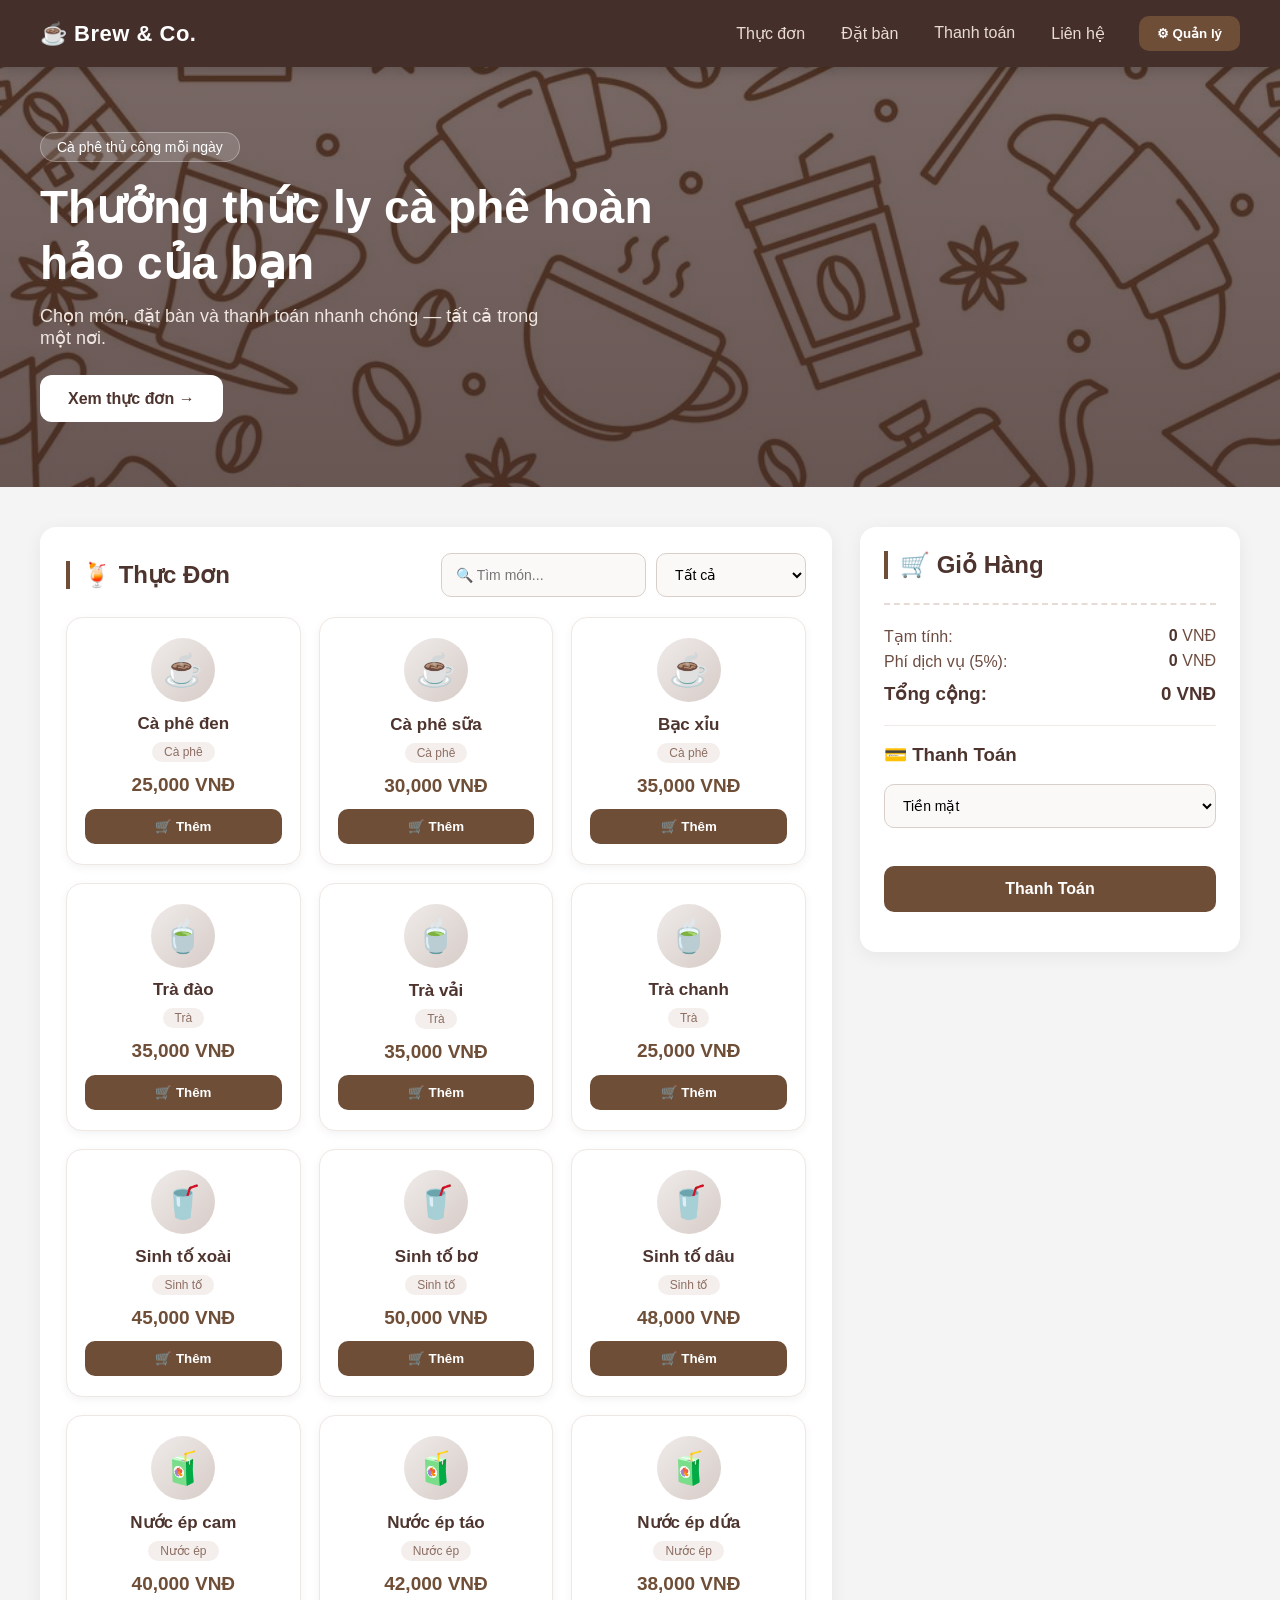
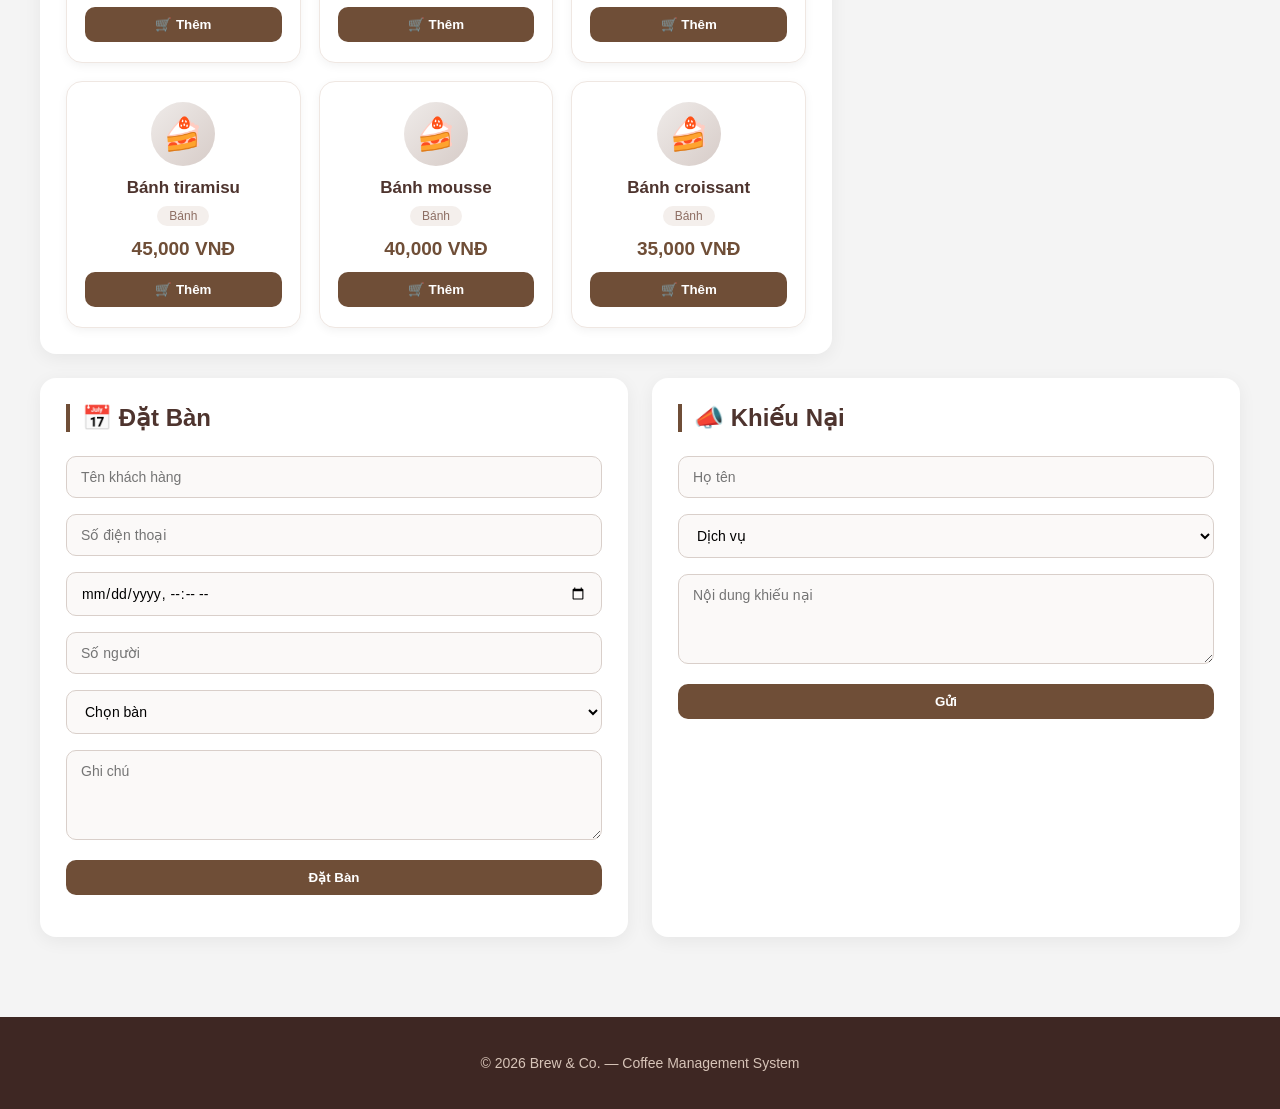
<file: index.html>
<!DOCTYPE html>
<html lang="vi">
<head>
    <meta charset="UTF-8">
    <meta name="viewport" content="width=device-width, initial-scale=1.0">
    <title>Brew & Co. — Cà phê & Đồ uống</title>
    <link rel="stylesheet" href="style.css">
</head>
<body>

<!-- NAVBAR -->
<header class="navbar">
    <div class="nav-inner">

        <div class="brand">☕ Brew &amp; Co.</div>

        <nav class="nav-links">
            <a href="#menu-section">Thực đơn</a>
            <a href="#booking-section">Đặt bàn</a>
            <a href="#payment-section">Thanh toán</a>
            <a href="#complaint-section">Liên hệ</a>
        </nav>

        <button id="adminBtn" onclick="window.location.href='admin.html'">
            ⚙ Quản lý
        </button>

    </div>
</header>

<!-- HERO -->
<section class="hero">
    <div class="hero-content">
        <span class="hero-tag">Cà phê thủ công mỗi ngày</span>
        <h1>Thưởng thức ly cà phê hoàn hảo của bạn</h1>
        <p>Chọn món, đặt bàn và thanh toán nhanh chóng — tất cả trong một nơi.</p>
        <a href="#menu-section" class="hero-btn">Xem thực đơn →</a>
    </div>
</section>

<!-- MAIN -->
<main class="container">

    <div class="shop-layout">

        <!-- MENU -->
        <section id="menu-section" class="menu-panel">

            <div class="panel-head">
                <h2>🍹 Thực Đơn</h2>

                <div class="filters">
                    <input type="text" id="search" placeholder="🔍 Tìm món...">

                    <select id="categoryFilter">
                        <option value="all">Tất cả</option>
                        <option value="Cà phê">Cà phê</option>
                        <option value="Trà">Trà</option>
                        <option value="Sinh tố">Sinh tố</option>
                        <option value="Nước ép">Nước ép</option>
                        <option value="Bánh">Bánh</option>
                    </select>
                </div>
            </div>

            <div id="menu"></div>

        </section>

        <!-- GIỎ HÀNG + THANH TOÁN (sticky) -->
        <aside class="cart-panel">

            <h2>🛒 Giỏ Hàng</h2>

            <div id="cart"></div>

            <div class="summary">
                <p>Tạm tính: <span><span id="subtotal">0</span> VNĐ</span></p>
                <p>Phí dịch vụ (5%): <span><span id="serviceFee">0</span> VNĐ</span></p>
                <h3>Tổng cộng: <span><span id="total">0</span> VNĐ</span></h3>
            </div>

            <!-- THANH TOÁN -->
            <div id="payment-section" class="pay-block">

                <h3>💳 Thanh Toán</h3>

                <select id="paymentMethod">
                    <option>Tiền mặt</option>
                    <option>MoMo</option>
                    <option>Chuyển khoản</option>
                    <option>Thẻ ngân hàng</option>
                </select>

                <div id="paymentInfo"></div>

                <button class="pay-btn" onclick="checkout()">Thanh Toán</button>

                <p id="orderResult"></p>

            </div>

        </aside>

    </div>

    <!-- ĐẶT BÀN + KHIẾU NẠI -->
    <div class="info-grid">

        <!-- ĐẶT BÀN -->
        <section id="booking-section" class="info-card">

            <h2>📅 Đặt Bàn</h2>

            <form id="bookingForm">

                <input type="text" id="customerName"
                    placeholder="Tên khách hàng" required>

                <input type="tel" id="customerPhone"
                    placeholder="Số điện thoại" required>

                <input type="datetime-local"
                    id="bookingTime" required>

                <input type="number"
                    id="peopleCount"
                    placeholder="Số người" required>

                <select id="tableSelect" required>
                    <option value="">Chọn bàn</option>
                    <option>1</option>
                    <option>2</option>
                    <option>3</option>
                    <option>4</option>
                    <option>5</option>
                    <option>6</option>
                    <option>7</option>
                    <option>8</option>
                    <option>9</option>
                    <option>10</option>
                    <option>11</option>
                    <option>12</option>
                    <option>13</option>
                </select>

                <textarea id="note"
                    placeholder="Ghi chú"></textarea>

                <button type="submit">Đặt Bàn</button>

            </form>

            <p id="bookingMessage"></p>

        </section>

        <!-- KHIẾU NẠI -->
        <section id="complaint-section" class="info-card">

            <h2>📣 Khiếu Nại</h2>

            <form id="complaintForm">
                <input type="text" placeholder="Họ tên" required>

                <select required>
                    <option>Dịch vụ</option>
                    <option>Đồ uống</option>
                    <option>Thanh toán</option>
                    <option>Nhân viên</option>
                    <option>Đặt bàn</option>
                    <option>Khác</option>
                </select>

                <textarea placeholder="Nội dung khiếu nại"></textarea>

                <button type="submit">Gửi</button>
            </form>

            <p id="complaintMessage"></p>

        </section>

    </div>

</main>

<footer class="site-footer">
    <p>© 2026 Brew &amp; Co. — Coffee Management System</p>
</footer>

<script src="js/data.js"></script>
<script src="script.js"></script>

</body>
</html>
</file>
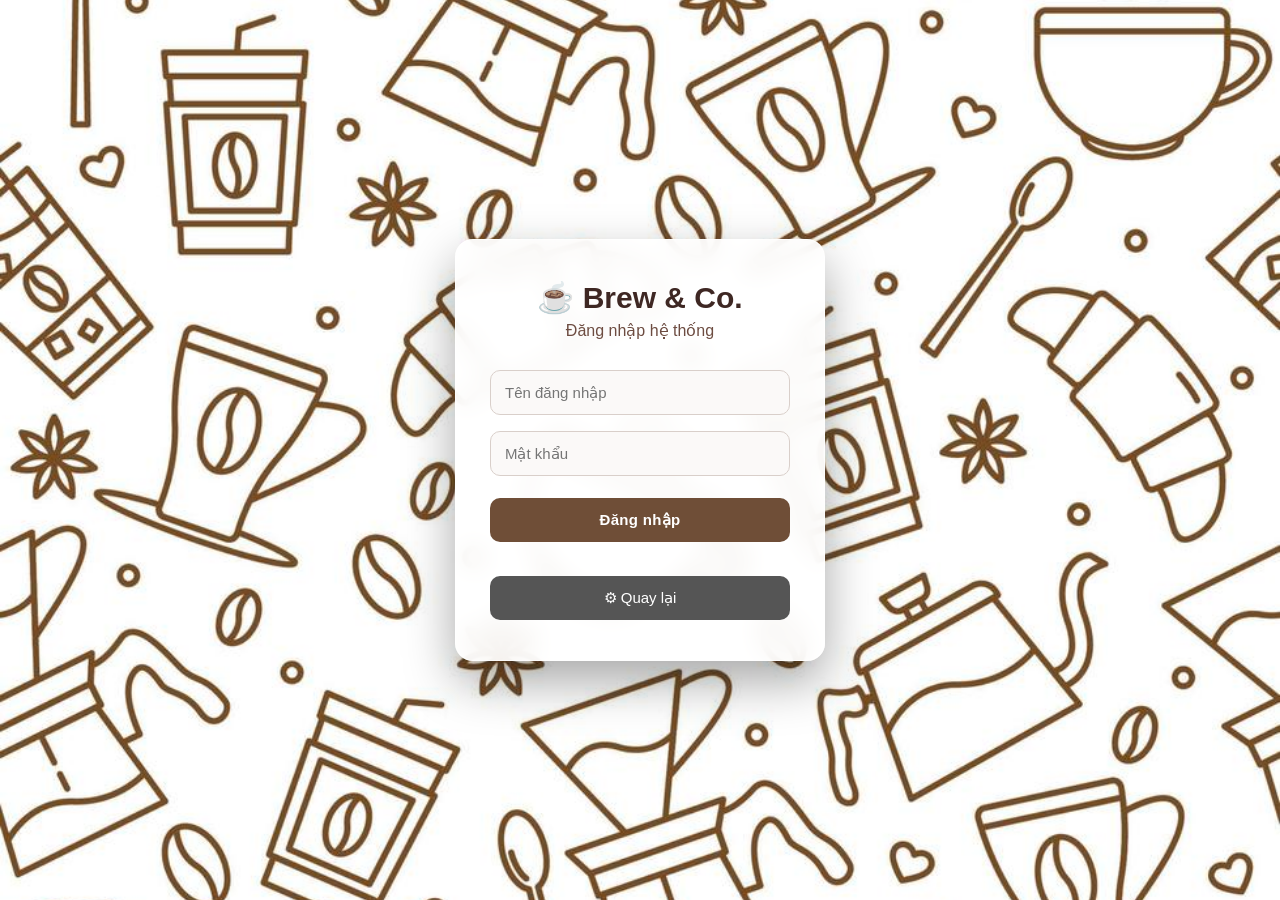
<file: admin.html>
<!doctype html>
<html lang="vi">
  <head>
    <meta charset="UTF-8" />
    <meta name="viewport" content="width=device-width, initial-scale=1.0" />
    <title>Đăng nhập quản lý quán cà phê</title>

    <style>
      * {
        margin: 0;
        padding: 0;
        box-sizing: border-box;
        font-family: 'Segoe UI', Roboto, Arial, sans-serif;
      }

      body {
        display: flex;
        justify-content: center;
        align-items: center;
        min-height: 100vh;
        padding: 20px;
        background: url('background-login.jpg') center / cover no-repeat fixed;
      }

      .login-box {
        background: rgba(255, 255, 255, 0.92);
        -webkit-backdrop-filter: blur(12px);
        backdrop-filter: blur(12px);
        padding: 40px 34px;
        width: 370px;
        max-width: 100%;
        border-radius: 18px;
        border: 1px solid rgba(255, 255, 255, 0.6);
        box-shadow: 0 20px 50px rgba(0, 0, 0, 0.35);
        animation: fadeUp 0.5s ease;
      }

      @keyframes fadeUp {
        from {
          opacity: 0;
          transform: translateY(18px);
        }
        to {
          opacity: 1;
          transform: translateY(0);
        }
      }

      .login-box h1 {
        text-align: center;
        margin-bottom: 6px;
        color: #3e2723;
        font-size: 30px;
      }

      .login-box p {
        text-align: center;
        margin-bottom: 22px;
        color: #6d4c41;
      }

      .login-box input {
        width: 100%;
        padding: 13px 14px;
        margin: 8px 0;
        border: 1px solid #d9cfca;
        border-radius: 10px;
        background: #fbf9f8;
        font-size: 15px;
        transition: 0.25s;
      }

      .login-box input:focus {
        outline: none;
        border-color: #6f4e37;
        background: #fff;
        box-shadow: 0 0 0 3px rgba(111, 78, 55, 0.15);
      }

      .login-btn {
        width: 100%;
        padding: 13px;
        border: none;
        background: #6f4e37;
        color: white;
        border-radius: 10px;
        cursor: pointer;
        margin-top: 14px;
        font-size: 15px;
        font-weight: 600;
        letter-spacing: 0.3px;
        transition: 0.25s;
      }

      .login-btn:hover {
        background: #5d4037;
        transform: translateY(-2px);
        box-shadow: 0 8px 18px rgba(62, 39, 35, 0.35);
      }

      #adminBtn {
        width: 100%;
        padding: 13px;
        margin-top: 12px;
        border: none;
        background: #555;
        color: white;
        border-radius: 10px;
        cursor: pointer;
        font-size: 15px;
        transition: 0.25s;
      }

      #adminBtn:hover {
        background: #444;
        transform: translateY(-2px);
      }

      #loginError {
        color: red;
        text-align: center;
        margin-top: 12px;
        font-weight: bold;
      }
    </style>
  </head>
  <body>
    <div class="login-container">
      <div class="login-box">
        <h1>☕ Brew & Co.</h1>
        <p>Đăng nhập hệ thống</p>

        <input type="text" id="username" placeholder="Tên đăng nhập" />

        <input type="password" id="password" placeholder="Mật khẩu" />

        <button class="login-btn" onclick="login()">Đăng nhập</button>

        <p id="loginError"></p>

        <button id="adminBtn" onclick="window.location.href = 'index.html'">⚙ Quay lại</button>
      </div>
    </div>

    <script>
      function login() {
        const username = document.getElementById('username').value.trim();

        const password = document.getElementById('password').value.trim();

        const error = document.getElementById('loginError');

        if (username === 'admin' && password === '123456') {
          error.innerHTML = '✅ Đăng nhập thành công...';

          setTimeout(() => {
            window.location.href = 'quanly.html';
          }, 1000);
        } else {
          error.innerHTML = '❌ Tài khoản hoặc mật khẩu sai!';
        }
      }

      // Enter để đăng nhập
      document.addEventListener('keydown', function (e) {
        if (e.key === 'Enter') {
          login();
        }
      });
    </script>
  </body>
</html>
</file>
<file: style.css>
*{
    box-sizing:border-box;
}

html{
    scroll-behavior:smooth;
}

body{
    font-family:'Segoe UI', Roboto, Arial, sans-serif;
    background:#f4f4f4;
    color:#3e2723;
    margin:0;
    padding-bottom:0;
}

/* ===== NAVBAR ===== */

.navbar{
    position:sticky;
    top:0;
    z-index:50;
    background:rgba(62,39,35,.96);
    -webkit-backdrop-filter:blur(8px);
    backdrop-filter:blur(8px);
    box-shadow:0 2px 14px rgba(0,0,0,.2);
}

.nav-inner{
    max-width:1500px;
    margin:0 auto;
    padding:16px 40px;
    display:flex;
    align-items:center;
    gap:20px;
}

.brand{
    font-size:22px;
    font-weight:bold;
    color:#fff;
    letter-spacing:.5px;
}

.nav-links{
    display:flex;
    gap:8px;
    margin-left:auto;
}

.nav-links a{
    color:#e9dcd4;
    text-decoration:none;
    padding:8px 14px;
    border-radius:8px;
    font-weight:500;
    transition:.2s;
}

.nav-links a:hover{
    background:rgba(255,255,255,.12);
    color:#fff;
}

#adminBtn{
    background:#6f4e37;
    color:white;
    border:none;
    padding:10px 18px;
    border-radius:10px;
    cursor:pointer;
    font-weight:600;
    transition:.25s;
}

#adminBtn:hover{
    background:#8d6e63;
    transform:translateY(-2px);
}

/* ===== HERO ===== */

.hero{
    position:relative;
    min-height:420px;
    display:flex;
    align-items:center;
    background:
        linear-gradient(rgba(62,39,35,.7), rgba(62,39,35,.78)),
        url('background-login.jpg') center / cover no-repeat;
}

.hero-content{
    max-width:1500px;
    margin:0 auto;
    padding:40px;
    width:100%;
    color:#fff;
}

.hero-tag{
    display:inline-block;
    background:rgba(255,255,255,.15);
    border:1px solid rgba(255,255,255,.3);
    padding:6px 16px;
    border-radius:30px;
    font-size:14px;
    margin-bottom:18px;
}

.hero-content h1{
    font-size:46px;
    margin:0 0 14px;
    max-width:640px;
    line-height:1.2;
}

.hero-content p{
    font-size:18px;
    max-width:520px;
    color:#f0e6e0;
    margin:0 0 26px;
}

.hero-btn{
    display:inline-block;
    background:#fff;
    color:#4e342e;
    text-decoration:none;
    padding:14px 28px;
    border-radius:12px;
    font-weight:700;
    transition:.25s;
}

.hero-btn:hover{
    transform:translateY(-3px);
    box-shadow:0 10px 24px rgba(0,0,0,.35);
}

/* ===== LAYOUT ===== */

.container{
    max-width:1500px;
    margin:0 auto;
    padding:40px;
}

.shop-layout{
    display:grid;
    grid-template-columns:1fr 380px;
    gap:28px;
    align-items:start;
}

/* ===== PANELS ===== */

.menu-panel,
.cart-panel,
.info-card{
    background:white;
    border-radius:16px;
    box-shadow:0 4px 18px rgba(0,0,0,.06);
}

.menu-panel{
    padding:26px;
}

.panel-head{
    display:flex;
    align-items:center;
    justify-content:space-between;
    gap:16px;
    flex-wrap:wrap;
    margin-bottom:20px;
}

h2{
    margin:0;
    color:#4e342e;
    border-left:4px solid #6f4e37;
    padding-left:12px;
}

.filters{
    display:flex;
    gap:10px;
    flex:1;
    justify-content:flex-end;
    flex-wrap:wrap;
}

.filters input,
.filters select{
    margin:0;
    width:auto;
    min-width:150px;
}

/* ===== MENU GRID ===== */

#menu{
    display:grid;
    grid-template-columns:repeat(auto-fill,minmax(200px,1fr));
    gap:18px;
}

.card{
    border:1px solid #efe7e2;
    padding:20px 18px;
    border-radius:16px;
    background:#fff;
    box-shadow:0 3px 10px rgba(0,0,0,.05);
    transition:.25s;
    text-align:center;
    display:flex;
    flex-direction:column;
    align-items:center;
    gap:8px;
}

.card:hover{
    transform:translateY(-6px);
    box-shadow:0 14px 30px rgba(0,0,0,.14);
    border-color:#d7c4b8;
}

.item-icon{
    width:64px;
    height:64px;
    display:flex;
    align-items:center;
    justify-content:center;
    font-size:32px;
    border-radius:50%;
    background:linear-gradient(135deg,#efebe9,#d7ccc8);
    margin-bottom:4px;
}

.card h3{
    margin:0;
    color:#4e342e;
    font-size:17px;
}

.item-cat{
    display:inline-block;
    font-size:12px;
    color:#8d6e63;
    background:#f4efec;
    padding:3px 12px;
    border-radius:20px;
}

.item-price{
    margin:4px 0;
    font-weight:bold;
    color:#6f4e37;
    font-size:19px;
}

.card button{
    margin-top:auto;
    width:100%;
}

/* ===== CART PANEL (sticky) ===== */

.cart-panel{
    padding:24px;
    position:sticky;
    top:88px;
}

#cart{
    margin-top:8px;
    max-height:320px;
    overflow-y:auto;
}

.cart-item{
    border-bottom:1px solid #f0eae6;
    padding:12px 2px;
    display:flex;
    flex-wrap:wrap;
    align-items:center;
    gap:8px;
    font-size:14px;
}

.qty-btn{
    width:30px;
    height:30px;
    padding:0;
    border-radius:8px;
    font-weight:bold;
    line-height:1;
}

.summary{
    margin-top:16px;
    padding-top:16px;
    border-top:2px dashed #e6dcd5;
}

.summary p{
    display:flex;
    justify-content:space-between;
    margin:6px 0;
    color:#6d4c41;
}

.summary h3{
    display:flex;
    justify-content:space-between;
    margin:12px 0 0;
    color:#4e342e;
}

#subtotal,#serviceFee,#total{
    font-weight:bold;
    color:#4e342e;
}

/* ===== PAYMENT BLOCK ===== */

.pay-block{
    margin-top:20px;
    padding-top:18px;
    border-top:1px solid #f0eae6;
}

.pay-block h3{
    margin:0 0 10px;
    color:#4e342e;
}

#paymentInfo{
    color:#6d4c41;
    margin:8px 0;
    font-weight:600;
    min-height:8px;
}

.pay-btn{
    width:100%;
    margin-top:6px;
    padding:14px;
    font-size:16px;
}

#orderResult{
    margin-top:12px;
    font-weight:600;
    color:#2e7d32;
}

/* ===== INFO GRID (booking + complaint) ===== */

.info-grid{
    display:grid;
    grid-template-columns:1fr 1fr;
    gap:24px;
    margin-top:24px;
}

.info-card{
    padding:26px;
}

.info-card h2{
    margin-bottom:16px;
}

#bookingMessage,
#complaintMessage{
    margin-top:10px;
    font-weight:600;
}

/* ===== BUTTONS / INPUTS ===== */

button{
    background:#6f4e37;
    color:white;
    border:none;
    padding:10px 18px;
    cursor:pointer;
    border-radius:10px;
    font-weight:600;
    transition:.25s;
}

button:hover{
    background:#5d4037;
    transform:translateY(-2px);
}

input,select,textarea{
    width:100%;
    padding:12px 14px;
    margin:8px 0;
    box-sizing:border-box;
    border:1px solid #d9cfca;
    border-radius:10px;
    font-family:inherit;
    font-size:14px;
    background:#fbf9f8;
    transition:.25s;
}

input:focus,select:focus,textarea:focus{
    outline:none;
    border-color:#6f4e37;
    background:#fff;
    box-shadow:0 0 0 3px rgba(111,78,55,.15);
}

textarea{
    min-height:90px;
    resize:vertical;
}

form button{
    width:100%;
    margin-top:8px;
}

/* ===== FOOTER ===== */

.site-footer{
    background:#3e2723;
    color:#d7c4b8;
    text-align:center;
    padding:24px;
    margin-top:40px;
    font-size:14px;
}

/* ===== RESPONSIVE ===== */

@media(max-width:900px){
    .shop-layout{
        grid-template-columns:1fr;
    }

    .cart-panel{
        position:static;
    }

    .info-grid{
        grid-template-columns:1fr;
    }

    .hero-content h1{
        font-size:34px;
    }
}

@media(max-width:600px){
    .nav-links{
        display:none;
    }

    .container{
        padding:20px 14px;
    }

    .menu-panel,
    .cart-panel,
    .info-card{
        padding:18px;
    }

    .panel-head,
    .filters{
        flex-direction:column;
        align-items:stretch;
    }

    .filters input,
    .filters select{
        width:100%;
    }
}
</file>
